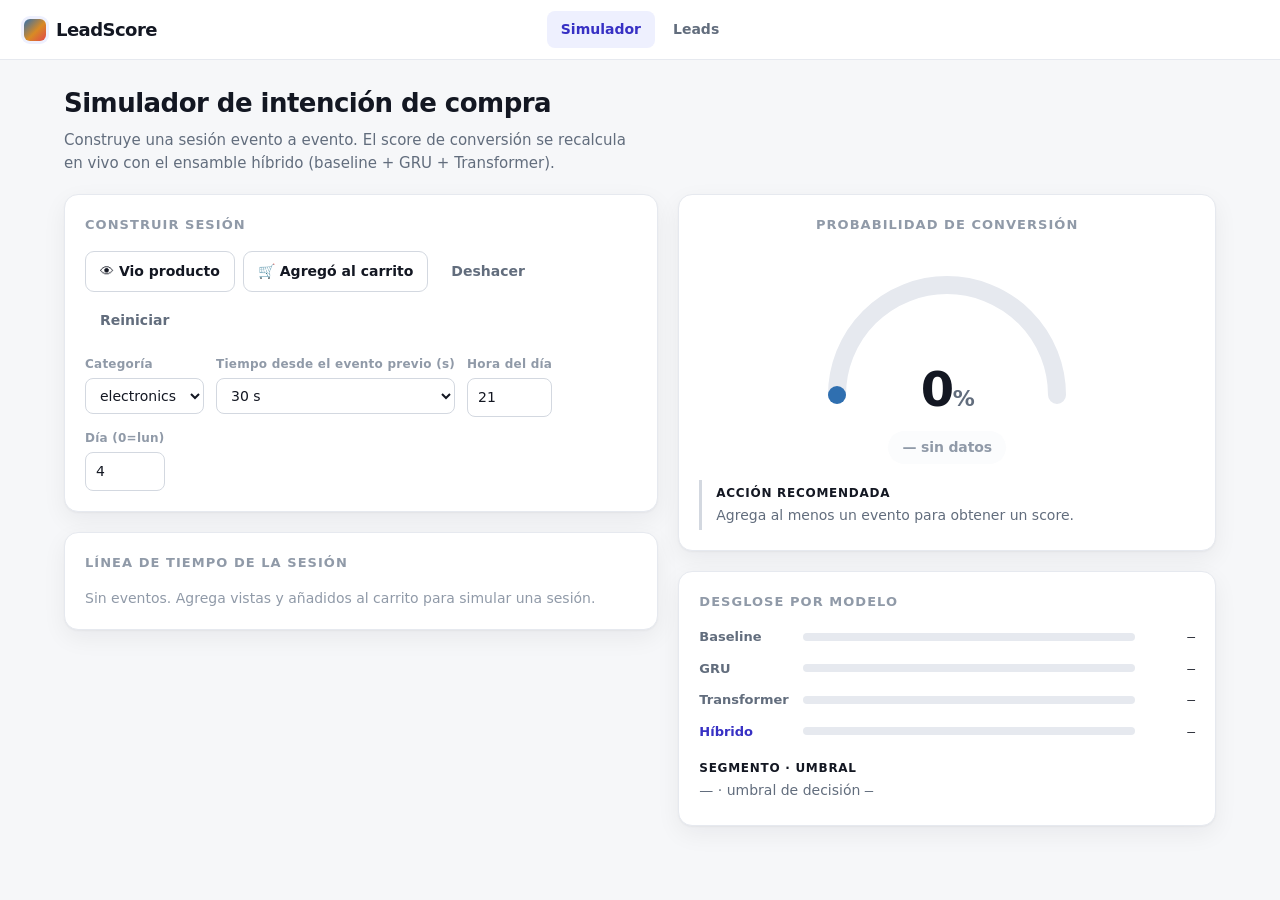
<file: frontend/static/index.html>
<!DOCTYPE html>
<html lang="es">
<head>
  <meta charset="utf-8" />
  <meta name="viewport" content="width=device-width, initial-scale=1" />
  <title>LeadScore · Simulador de intención</title>
  <link rel="stylesheet" href="styles.css" />
</head>
<body>
  <header class="topbar">
    <div class="brand"><span class="spark"></span> LeadScore</div>
    <nav class="nav">
      <a href="index.html" class="active">Simulador</a>
      <a href="dashboard.html">Leads</a>
    </nav>
  </header>

  <main class="wrap">
    <div class="page-head">
      <h1>Simulador de intención de compra</h1>
      <p>Construye una sesión evento a evento. El score de conversión se recalcula en
         vivo con el ensamble híbrido (baseline + GRU + Transformer).</p>
    </div>

    <div class="grid">
      <!-- Columna izquierda: construir la sesión -->
      <div class="col">
        <section class="card">
          <h2>Construir sesión</h2>
          <div class="event-buttons">
            <button class="btn view" data-type="view">Vio producto</button>
            <button class="btn cart" data-type="addtocart">Agregó al carrito</button>
            <button class="btn btn-ghost" id="undo">Deshacer</button>
            <button class="btn btn-ghost" id="reset">Reiniciar</button>
          </div>
          <div class="controls">
            <div class="field">
              <label for="category">Categoría</label>
              <select id="category">
                <option>electronics</option>
                <option>fashion</option>
                <option>home</option>
                <option>toys</option>
                <option>books</option>
                <option>grocery</option>
              </select>
            </div>
            <div class="field">
              <label for="seconds">Tiempo desde el evento previo (s)</label>
              <select id="seconds">
                <option value="0">inmediato (0s)</option>
                <option value="10">10 s</option>
                <option value="30" selected>30 s</option>
                <option value="90">90 s</option>
                <option value="300">5 min</option>
              </select>
            </div>
            <div class="field">
              <label for="hour">Hora del día</label>
              <input type="number" id="hour" min="0" max="23" value="21" />
            </div>
            <div class="field">
              <label for="dow">Día (0=lun)</label>
              <input type="number" id="dow" min="0" max="6" value="4" />
            </div>
          </div>
        </section>

        <section class="card">
          <h2>Línea de tiempo de la sesión</h2>
          <ul class="timeline" id="timeline"></ul>
        </section>
      </div>

      <!-- Columna derecha: score en vivo -->
      <div class="col">
        <section class="card gauge-card">
          <h2>Probabilidad de conversión</h2>
          <div class="gauge">
            <svg viewBox="0 0 260 140" role="img" aria-label="Medidor de intención">
              <path class="gauge-track" d="M 20 130 A 110 110 0 0 1 240 130" pathLength="100" />
              <path class="gauge-value" id="gaugeArc" d="M 20 130 A 110 110 0 0 1 240 130"
                    pathLength="100" stroke="var(--cold)" stroke-dasharray="0 100" />
            </svg>
            <div class="gauge-readout">
              <div class="gauge-num"><span id="scoreNum">0</span><span class="pct">%</span></div>
            </div>
          </div>
          <div class="band" id="band" data-band="—">— sin datos</div>
          <div class="action" id="action">
            <strong>Acción recomendada</strong>
            <span id="actionText">Agrega al menos un evento para obtener un score.</span>
          </div>
        </section>

        <section class="card">
          <h2>Desglose por modelo</h2>
          <div class="breakdown" id="breakdown">
            <div class="bk-row"><span class="name">Baseline</span><div class="bar"><span data-k="baseline"></span></div><span class="val" data-v="baseline">—</span></div>
            <div class="bk-row"><span class="name">GRU</span><div class="bar"><span data-k="gru"></span></div><span class="val" data-v="gru">—</span></div>
            <div class="bk-row"><span class="name">Transformer</span><div class="bar"><span data-k="transformer"></span></div><span class="val" data-v="transformer">—</span></div>
            <div class="bk-row ens"><span class="name ens">Híbrido</span><div class="bar"><span data-k="ensemble"></span></div><span class="val" data-v="ensemble">—</span></div>
          </div>
          <div class="action" style="border:0;padding-left:0;margin-top:14px">
            <strong>Segmento · umbral</strong>
            <span><span id="segment">—</span> · umbral de decisión <span id="threshold" style="font-family:var(--mono)">—</span></span>
          </div>
        </section>
      </div>
    </div>
  </main>

  <script src="app.js"></script>
</body>
</html>
</file>
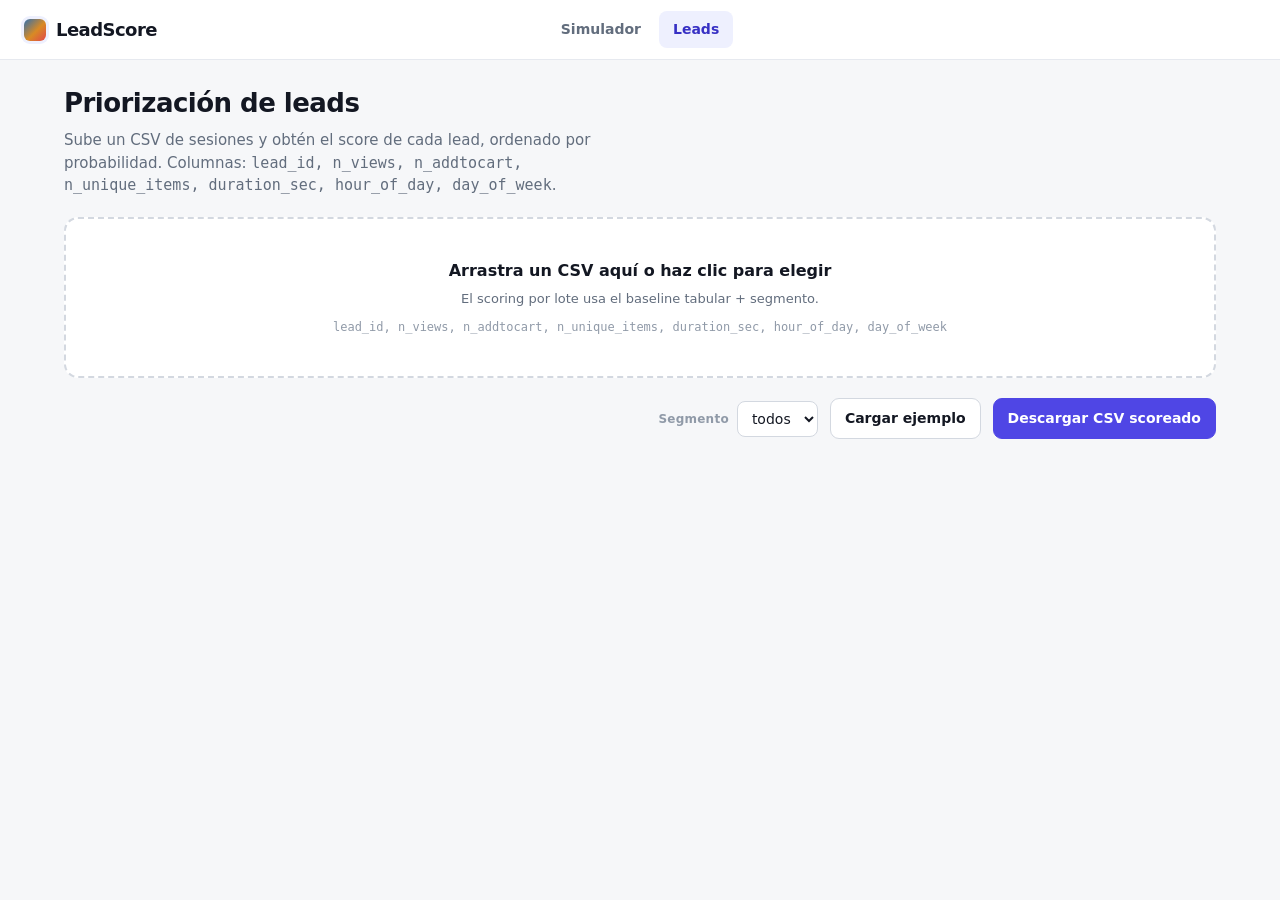
<file: frontend/static/dashboard.html>
<!DOCTYPE html>
<html lang="es">
<head>
  <meta charset="utf-8" />
  <meta name="viewport" content="width=device-width, initial-scale=1" />
  <title>LeadScore · Dashboard de leads</title>
  <link rel="stylesheet" href="styles.css" />
</head>
<body>
  <header class="topbar">
    <div class="brand"><span class="spark"></span> LeadScore</div>
    <nav class="nav">
      <a href="index.html">Simulador</a>
      <a href="dashboard.html" class="active">Leads</a>
    </nav>
  </header>

  <main class="wrap">
    <div class="page-head">
      <h1>Priorización de leads</h1>
      <p>Sube un CSV de sesiones y obtén el score de cada lead, ordenado por
         probabilidad. Columnas: <code>lead_id, n_views, n_addtocart, n_unique_items,
         duration_sec, hour_of_day, day_of_week</code>.</p>
    </div>

    <div class="dropzone" id="dropzone" tabindex="0" role="button" aria-label="Subir CSV">
      <div class="big">Arrastra un CSV aquí o haz clic para elegir</div>
      <div class="hint">El scoring por lote usa el baseline tabular + segmento.</div>
      <div class="mono">lead_id, n_views, n_addtocart, n_unique_items, duration_sec, hour_of_day, day_of_week</div>
      <input type="file" id="fileInput" accept=".csv,text/csv" hidden />
    </div>

    <div class="toolbar" id="toolbar" hidden>
      <span class="count" id="count"></span>
      <div class="field" style="flex-direction:row;align-items:center;gap:8px">
        <label for="segFilter" style="margin:0">Segmento</label>
        <select id="segFilter"><option value="">todos</option></select>
      </div>
      <button class="btn" id="sample">Cargar ejemplo</button>
      <button class="btn btn-primary" id="download">Descargar CSV scoreado</button>
    </div>

    <div class="table-wrap" id="tableWrap" hidden>
      <table>
        <thead>
          <tr><th></th><th>Lead</th><th>Probabilidad</th><th>Banda</th><th>Segmento</th><th>Acción recomendada</th></tr>
        </thead>
        <tbody id="tbody"></tbody>
      </table>
    </div>
  </main>

  <script src="app.js"></script>
</body>
</html>
</file>
<file: frontend/static/styles.css>
/* LeadScore — sistema de diseño "señal de intención".
   Tipografía del sistema, un acento de marca (índigo) + escala térmica semántica
   (frío/tibio/caliente) que encoda la probabilidad. Sin frameworks. */

:root {
  /* superficie */
  --bg: #f6f7f9;
  --surface: #ffffff;
  --surface-2: #fbfcfd;
  --ink: #131722;
  --muted: #626d7d;
  --faint: #909aa8;
  --border: #e6e9ef;
  --border-strong: #d3d8e0;

  /* acento de marca */
  --accent: #4f46e5;
  --accent-ink: #3730c4;
  --accent-soft: #eef0fe;

  /* escala térmica (dato, no decoración) */
  --cold: #2f6fb0;
  --warm: #d98a24;
  --hot: #e0474c;
  --cold-soft: #e9f1f8;
  --warm-soft: #fbf0dc;
  --hot-soft: #fbe6e6;

  --radius: 14px;
  --radius-sm: 9px;
  --shadow: 0 1px 2px rgba(19, 23, 34, .04), 0 8px 24px rgba(19, 23, 34, .06);
  --mono: ui-monospace, "SF Mono", "SFMono-Regular", "Menlo", "Consolas", monospace;
  --sans: system-ui, -apple-system, "Segoe UI", Roboto, "Helvetica Neue", Arial, sans-serif;
}

* { box-sizing: border-box; }

body {
  margin: 0;
  font-family: var(--sans);
  background: var(--bg);
  color: var(--ink);
  -webkit-font-smoothing: antialiased;
  line-height: 1.5;
}

h1, h2, h3 { margin: 0; font-weight: 650; letter-spacing: -.02em; }
a { color: inherit; }

/* ---------- barra superior ---------- */
.topbar {
  /* La tercera columna, vacía, equilibra a la marca para que .nav quede
     centrada respecto a la página y no respecto al espacio sobrante. */
  display: grid;
  grid-template-columns: 1fr auto 1fr;
  align-items: center;
  gap: 28px;
  padding: 0 24px;
  height: 60px;
  background: var(--surface);
  border-bottom: 1px solid var(--border);
  position: sticky;
  top: 0;
  z-index: 10;
}
.brand {
  display: flex;
  align-items: center;
  gap: 10px;
  font-weight: 700;
  letter-spacing: -.03em;
  font-size: 18px;
}
.brand .spark {
  width: 22px; height: 22px;
  border-radius: 6px;
  background: linear-gradient(135deg, var(--cold), var(--warm) 55%, var(--hot));
  box-shadow: 0 0 0 3px var(--accent-soft);
}
.nav { display: flex; gap: 4px; }
.nav a {
  text-decoration: none;
  color: var(--muted);
  font-size: 14px; font-weight: 550;
  padding: 8px 14px;
  border-radius: 8px;
}
.nav a:hover { background: var(--surface-2); color: var(--ink); }
.nav a.active { background: var(--accent-soft); color: var(--accent-ink); }

/* ---------- layout ---------- */
.wrap { max-width: 1200px; margin: 0 auto; padding: 24px; }
.page-head { margin-bottom: 20px; }
.page-head h1 { font-size: 26px; }
.page-head p { margin: 6px 0 0; color: var(--muted); font-size: 15px; max-width: 60ch; }

.grid { display: grid; grid-template-columns: 1.05fr .95fr; gap: 20px; align-items: start; }
.col { display: flex; flex-direction: column; gap: 20px; }

.card {
  background: var(--surface);
  border: 1px solid var(--border);
  border-radius: var(--radius);
  box-shadow: var(--shadow);
  padding: 20px;
}
.card h2 {
  font-size: 13px; text-transform: uppercase; letter-spacing: .08em;
  color: var(--faint); font-weight: 600; margin-bottom: 16px;
}

/* ---------- constructor de sesión ---------- */
.event-buttons { display: flex; flex-wrap: wrap; gap: 8px; }
.btn {
  font: inherit; font-size: 14px; font-weight: 550;
  border: 1px solid var(--border-strong);
  background: var(--surface);
  color: var(--ink);
  padding: 9px 14px; border-radius: var(--radius-sm);
  cursor: pointer; transition: background .12s, border-color .12s, transform .05s;
}
.btn:hover { background: var(--surface-2); border-color: var(--faint); }
.btn:active { transform: translateY(1px); }
.btn.view::before { content: "👁  "; }
.btn.cart::before { content: "🛒  "; }
.btn-primary { background: var(--accent); color: #fff; border-color: var(--accent); }
.btn-primary:hover { background: var(--accent-ink); border-color: var(--accent-ink); }
.btn-ghost { color: var(--muted); border-color: transparent; background: transparent; }
.btn-ghost:hover { background: var(--surface-2); color: var(--ink); }

.controls { display: flex; gap: 12px; flex-wrap: wrap; margin-top: 14px; }
.field { display: flex; flex-direction: column; gap: 5px; }
.field label { font-size: 12px; color: var(--faint); font-weight: 600; letter-spacing: .02em; }
select, input[type="number"] {
  font: inherit; font-size: 14px;
  padding: 8px 10px; border-radius: 8px;
  border: 1px solid var(--border-strong); background: var(--surface); color: var(--ink);
}

/* ---------- timeline ---------- */
.timeline { list-style: none; margin: 0; padding: 0; display: flex; flex-direction: column; gap: 8px; }
.timeline:empty::after {
  content: "Sin eventos. Agrega vistas y añadidos al carrito para simular una sesión.";
  color: var(--faint); font-size: 14px;
}
.tl-item {
  display: grid; grid-template-columns: 26px 1fr auto; align-items: center; gap: 10px;
  padding: 9px 12px; border: 1px solid var(--border); border-radius: 10px;
  background: var(--surface-2); animation: slideIn .18s ease;
}
.tl-item .dot { width: 9px; height: 9px; border-radius: 50%; justify-self: center; }
.tl-item.view .dot { background: var(--cold); }
.tl-item.addtocart .dot { background: var(--warm); }
.tl-item .label { font-size: 14px; font-weight: 550; }
.tl-item .meta { font-family: var(--mono); font-size: 12px; color: var(--muted); }
@keyframes slideIn { from { opacity: 0; transform: translateY(-4px); } to { opacity: 1; transform: none; } }

/* ---------- gauge (elemento firma) ---------- */
.gauge-card { text-align: center; }
.gauge { position: relative; width: 260px; height: 168px; margin: 4px auto 0; }
.gauge svg { width: 100%; height: 100%; overflow: visible; }
.gauge-track { fill: none; stroke: var(--border); stroke-width: 18; stroke-linecap: round; }
.gauge-value {
  fill: none; stroke-width: 18; stroke-linecap: round;
  transition: stroke-dashoffset .5s cubic-bezier(.22,.61,.36,1), stroke .5s;
}
.gauge-readout {
  position: absolute; left: 0; right: 0; bottom: 6px;
}
.gauge-num {
  font-size: 48px; font-weight: 700; letter-spacing: -.03em;
  font-variant-numeric: tabular-nums; line-height: 1;
}
.gauge-num .pct { font-size: 22px; color: var(--muted); font-weight: 600; }
.band {
  display: inline-flex; align-items: center; gap: 7px;
  margin-top: 12px; padding: 6px 14px; border-radius: 999px;
  font-size: 14px; font-weight: 650; letter-spacing: -.01em;
}
.band[data-band="caliente"] { background: var(--hot-soft); color: var(--hot); }
.band[data-band="tibio"]    { background: var(--warm-soft); color: var(--warm); }
.band[data-band="frío"]     { background: var(--cold-soft); color: var(--cold); }
.band[data-band="—"]        { background: var(--surface-2); color: var(--faint); }

.action {
  margin-top: 16px; text-align: left;
  border-left: 3px solid var(--border-strong); padding: 4px 0 4px 14px;
  color: var(--muted); font-size: 14px; min-height: 40px;
}
.action strong { color: var(--ink); display: block; font-size: 12px; text-transform: uppercase;
  letter-spacing: .06em; margin-bottom: 3px; }

/* ---------- breakdown ---------- */
.breakdown { display: flex; flex-direction: column; gap: 12px; }
.bk-row { display: grid; grid-template-columns: 92px 1fr 48px; align-items: center; gap: 12px; }
.bk-row .name { font-size: 13px; color: var(--muted); font-weight: 550; }
.bk-row .name.ens { color: var(--accent-ink); font-weight: 650; }
.bar { height: 8px; background: var(--border); border-radius: 999px; overflow: hidden; }
.bar > span { display: block; height: 100%; border-radius: 999px; background: var(--accent);
  width: 0; transition: width .5s cubic-bezier(.22,.61,.36,1); }
.bk-row.ens .bar > span { background: linear-gradient(90deg, var(--cold), var(--warm), var(--hot)); }
.bk-row .val { font-family: var(--mono); font-size: 13px; text-align: right; color: var(--ink);
  font-variant-numeric: tabular-nums; }

/* ---------- dashboard ---------- */
.dropzone {
  border: 2px dashed var(--border-strong); border-radius: var(--radius);
  background: var(--surface); padding: 40px; text-align: center; cursor: pointer;
  transition: border-color .15s, background .15s;
}
.dropzone:hover, .dropzone.drag { border-color: var(--accent); background: var(--accent-soft); }
.dropzone .big { font-size: 16px; font-weight: 600; }
.dropzone .hint { color: var(--muted); font-size: 13px; margin-top: 6px; }
.dropzone .mono { font-family: var(--mono); font-size: 12px; color: var(--faint); margin-top: 10px; }

.toolbar { display: flex; align-items: center; gap: 12px; margin: 20px 0 12px; flex-wrap: wrap; }
.toolbar .count { color: var(--muted); font-size: 14px; margin-right: auto; }

.table-wrap { overflow-x: auto; border: 1px solid var(--border); border-radius: var(--radius); background: var(--surface); }
table { width: 100%; border-collapse: collapse; font-size: 14px; }
th, td { padding: 11px 14px; text-align: left; white-space: nowrap; }
thead th {
  font-size: 12px; text-transform: uppercase; letter-spacing: .05em; color: var(--faint);
  font-weight: 600; border-bottom: 1px solid var(--border); background: var(--surface-2);
}
tbody tr { border-bottom: 1px solid var(--border); }
tbody tr:last-child { border-bottom: none; }
tbody tr:hover { background: var(--surface-2); }
td.prob { font-family: var(--mono); font-variant-numeric: tabular-nums; }
.semaphore { font-size: 15px; }
.seg-tag {
  font-size: 12px; padding: 3px 9px; border-radius: 999px;
  background: var(--surface-2); border: 1px solid var(--border); color: var(--muted);
}
.mini-bar { height: 6px; width: 90px; background: var(--border); border-radius: 999px; overflow: hidden; display: inline-block; vertical-align: middle; }
.mini-bar > span { display: block; height: 100%; border-radius: 999px; }

/* ---------- responsive ---------- */
@media (max-width: 900px) {
  .grid { grid-template-columns: 1fr; }
}

/* ---------- accesibilidad ---------- */
:focus-visible { outline: 2px solid var(--accent); outline-offset: 2px; }
@media (prefers-reduced-motion: reduce) {
  * { animation: none !important; transition: none !important; }
}
</file>
